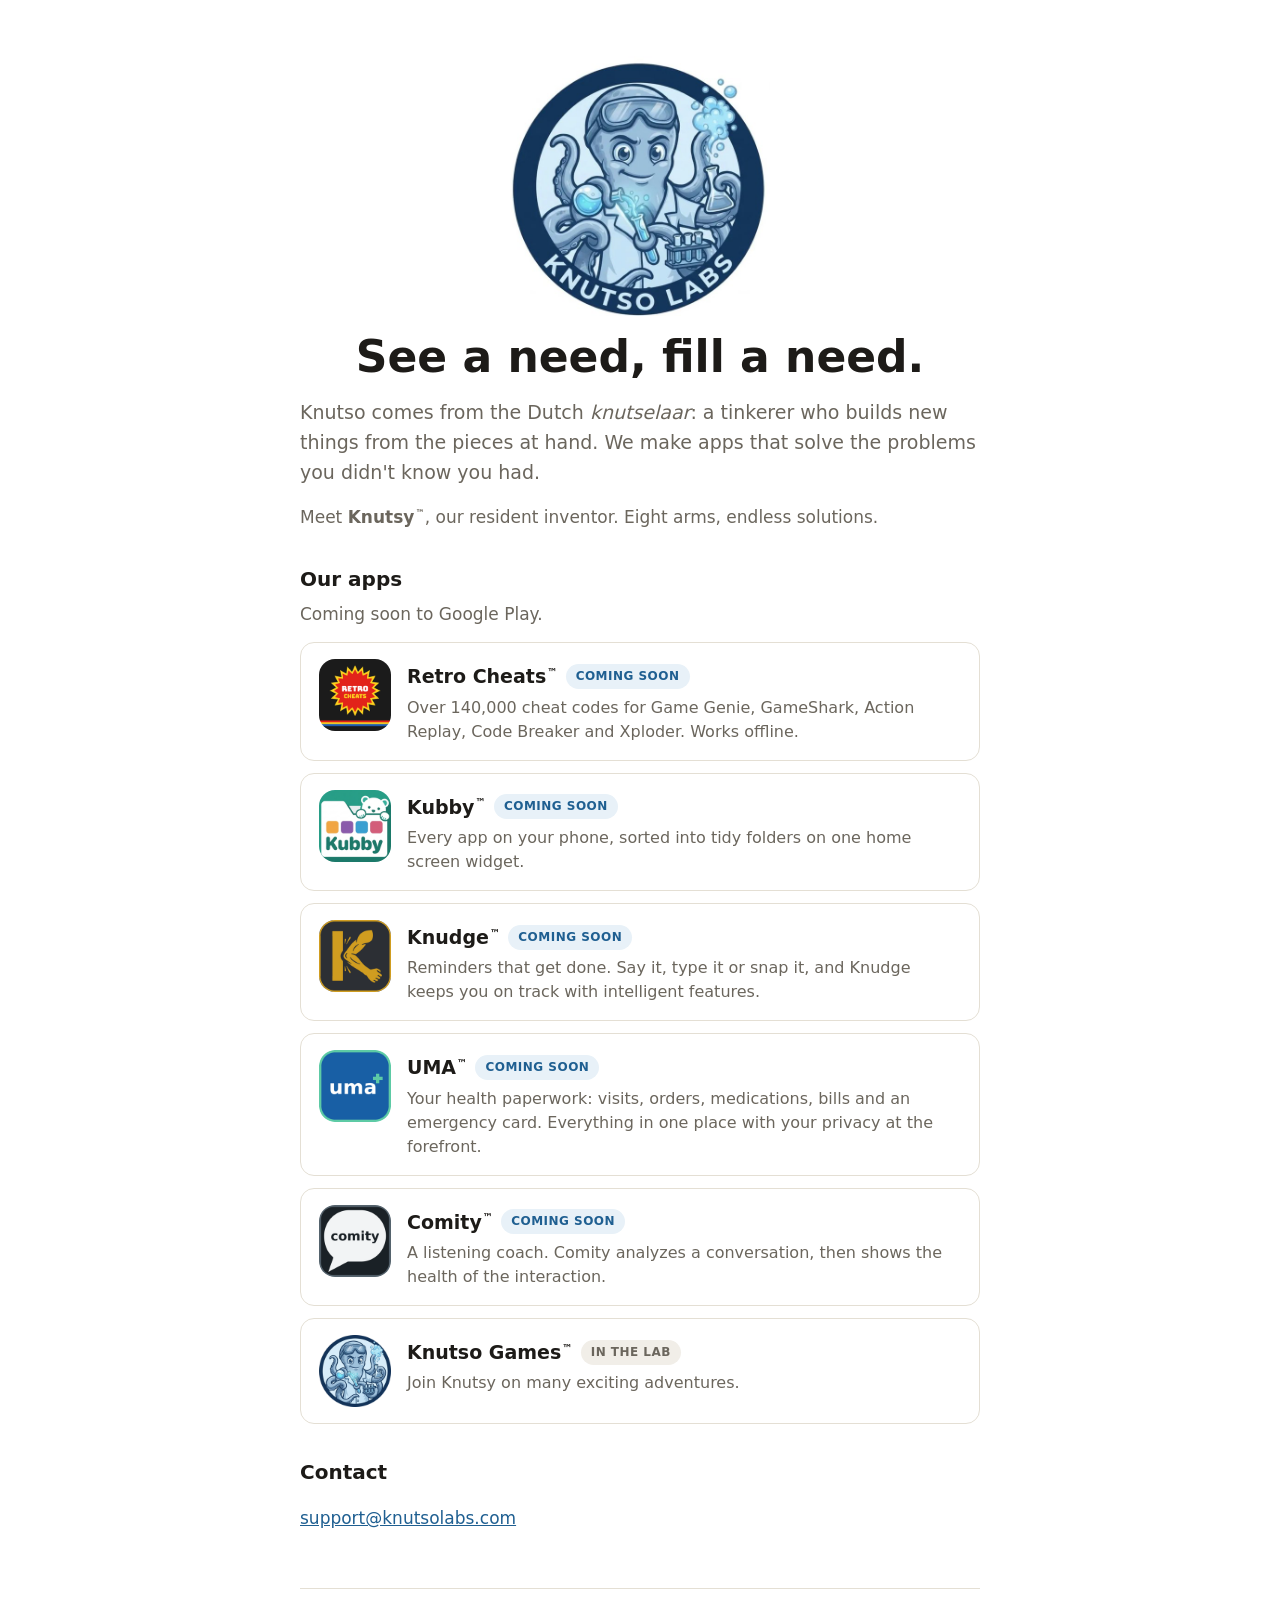
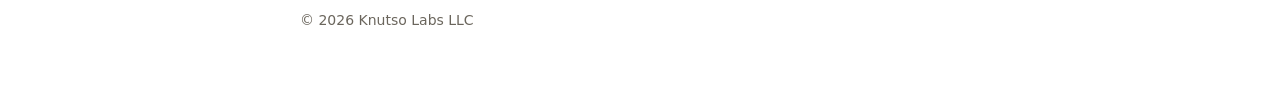
<file: index.html>
<!doctype html>
<html lang="en">
<head>
<meta charset="utf-8">
<meta name="viewport" content="width=device-width,initial-scale=1">
<title>Knutso Labs</title>
<meta name="description" content="Knutso Labs makes apps that fill the gaps others overlook: Retro Cheats, Kubby, Knudge, UMA, Comity and Knutso Games.">
<link rel="stylesheet" href="/style.css">
<link rel="icon" href="/favicon.ico" sizes="any">
<link rel="icon" type="image/png" href="/img/favicon-48.png">
<link rel="apple-touch-icon" href="/apple-touch-icon.png">
<meta property="og:image" content="https://knutsolabs.com/img/knutso-labs-logo.jpg">
</head>
<body>
<main>
  <img class="hero" src="/img/knutso-labs-logo.jpg" width="240" height="240" alt="Knutsy, the Knutso Labs octopus, mixing a bubbling experiment">
  <h1>See a need, fill a need.</h1>
  <p class="lead">Knutso comes from the Dutch <i>knutselaar</i>: a tinkerer who builds new things from the pieces at hand. We make apps that solve the problems you didn't know you had.</p>
  <p class="mascot">Meet <b>Knutsy</b><sup class="tm">™</sup>, our resident inventor. Eight arms, endless solutions.</p>

  <h2 id="apps">Our apps</h2>
  <p class="note">Coming soon to Google Play.</p>
  <div class="apps">
    <article class="app">
      <img src="/img/apps/retro-cheats.png" width="72" height="72" alt="Retro Cheats icon">
      <div>
        <h3><span class="nm">Retro Cheats<sup class="tm">™</sup></span> <span class="soon">Coming soon</span></h3>
        <p>Over 140,000 cheat codes for Game Genie, GameShark, Action Replay, Code Breaker and Xploder. Works offline.</p>
      </div>
    </article>
    <article class="app">
      <img src="/img/apps/kubby.png" width="72" height="72" alt="Kubby icon">
      <div>
        <h3><span class="nm">Kubby<sup class="tm">™</sup></span> <span class="soon">Coming soon</span></h3>
        <p>Every app on your phone, sorted into tidy folders on one home screen widget.</p>
      </div>
    </article>
    <article class="app">
      <img src="/img/apps/knudge.png" width="72" height="72" alt="Knudge icon">
      <div>
        <h3><span class="nm">Knudge<sup class="tm">™</sup></span> <span class="soon">Coming soon</span></h3>
        <p>Reminders that get done. Say it, type it or snap it, and Knudge keeps you on track with intelligent features.</p>
      </div>
    </article>
    <article class="app">
      <img src="/img/apps/uma.png" width="72" height="72" alt="UMA icon">
      <div>
        <h3><span class="nm">UMA<sup class="tm">™</sup></span> <span class="soon">Coming soon</span></h3>
        <p>Your health paperwork: visits, orders, medications, bills and an emergency card. Everything in one place with your privacy at the forefront.</p>
      </div>
    </article>
    <article class="app">
      <img src="/img/apps/comity.png" width="72" height="72" alt="Comity icon">
      <div>
        <h3><span class="nm">Comity<sup class="tm">™</sup></span> <span class="soon">Coming soon</span></h3>
        <p>A listening coach. Comity analyzes a conversation, then shows the health of the interaction.</p>
      </div>
    </article>
    <article class="app">
      <img src="/img/apps/knutso-games.png" width="72" height="72" alt="Knutsy, star of Knutso Games">
      <div>
        <h3><span class="nm">Knutso Games<sup class="tm">™</sup></span> <span class="soon later">In the lab</span></h3>
        <p>Join Knutsy on many exciting adventures.</p>
      </div>
    </article>
  </div>

  <h2>Contact</h2>
  <p><a href="mailto:support@knutsolabs.com">support@knutsolabs.com</a></p>

  <footer>&copy; 2026 Knutso Labs LLC</footer>
</main>
</body>
</html>
</file>
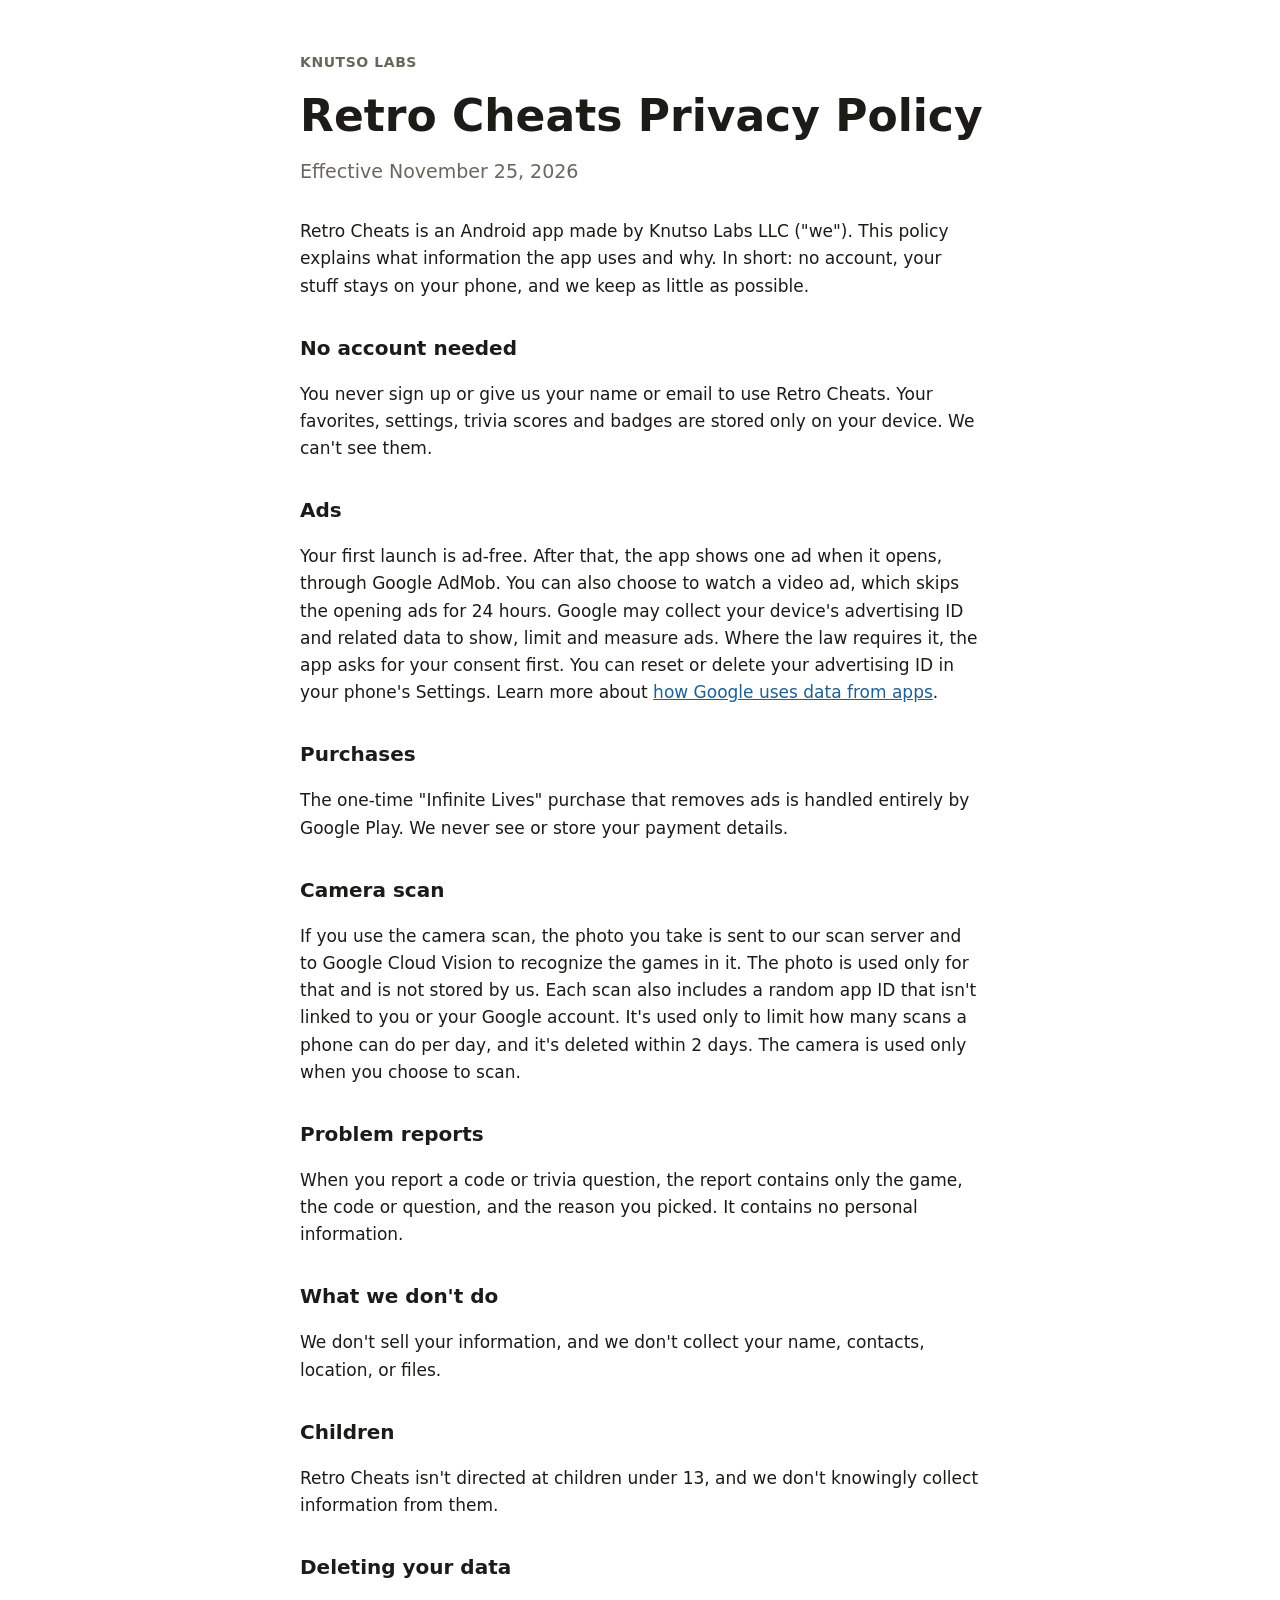
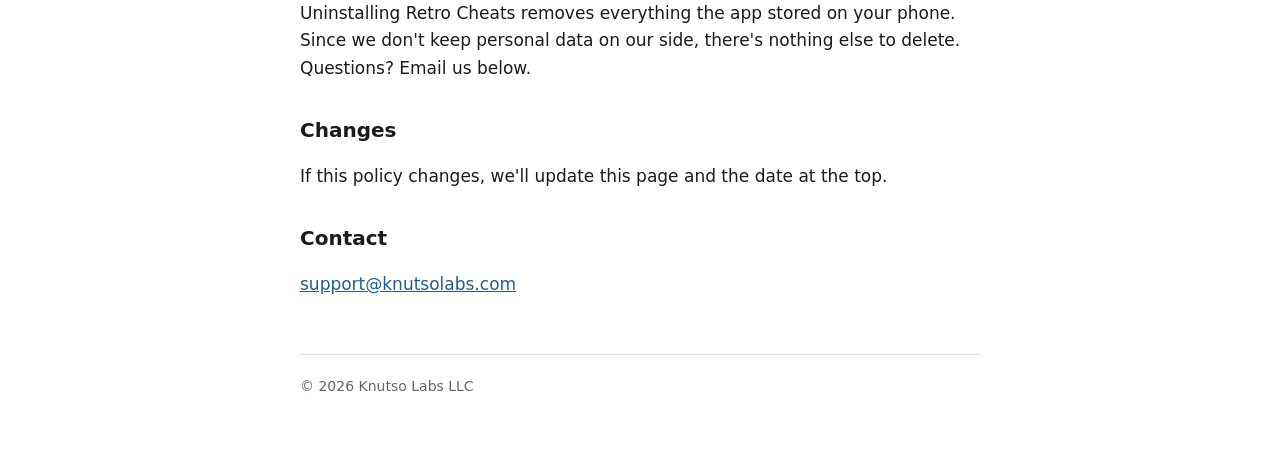
<file: retro-cheats/privacy/index.html>
<!doctype html>
<html lang="en">
<head>
<meta charset="utf-8">
<meta name="viewport" content="width=device-width,initial-scale=1">
<title>Retro Cheats Privacy Policy</title>
<link rel="stylesheet" href="/style.css">
<link rel="icon" href="/favicon.ico" sizes="any">
<link rel="apple-touch-icon" href="/apple-touch-icon.png">
</head>
<body>
<main>
  <a class="brand" href="/">Knutso Labs</a>
  <h1>Retro Cheats Privacy Policy</h1>
  <p class="lead">Effective November 25, 2026</p>

  <p>Retro Cheats is an Android app made by Knutso Labs LLC ("we"). This policy explains what information the app uses and why. In short: no account, your stuff stays on your phone, and we keep as little as possible.</p>

  <h2>No account needed</h2>
  <p>You never sign up or give us your name or email to use Retro Cheats. Your favorites, settings, trivia scores and badges are stored only on your device. We can't see them.</p>

  <h2>Ads</h2>
  <p>Your first launch is ad-free. After that, the app shows one ad when it opens, through Google AdMob. You can also choose to watch a video ad, which skips the opening ads for 24 hours. Google may collect your device's advertising ID and related data to show, limit and measure ads. Where the law requires it, the app asks for your consent first. You can reset or delete your advertising ID in your phone's Settings. Learn more about <a href="https://policies.google.com/technologies/ads">how Google uses data from apps</a>.</p>

  <h2>Purchases</h2>
  <p>The one-time "Infinite Lives" purchase that removes ads is handled entirely by Google Play. We never see or store your payment details.</p>

  <h2>Camera scan</h2>
  <p>If you use the camera scan, the photo you take is sent to our scan server and to Google Cloud Vision to recognize the games in it. The photo is used only for that and is not stored by us. Each scan also includes a random app ID that isn't linked to you or your Google account. It's used only to limit how many scans a phone can do per day, and it's deleted within 2 days. The camera is used only when you choose to scan.</p>

  <h2>Problem reports</h2>
  <p>When you report a code or trivia question, the report contains only the game, the code or question, and the reason you picked. It contains no personal information.</p>

  <h2>What we don't do</h2>
  <p>We don't sell your information, and we don't collect your name, contacts, location, or files.</p>

  <h2>Children</h2>
  <p>Retro Cheats isn't directed at children under 13, and we don't knowingly collect information from them.</p>

  <h2>Deleting your data</h2>
  <p>Uninstalling Retro Cheats removes everything the app stored on your phone. Since we don't keep personal data on our side, there's nothing else to delete. Questions? Email us below.</p>

  <h2>Changes</h2>
  <p>If this policy changes, we'll update this page and the date at the top.</p>

  <h2>Contact</h2>
  <p><a href="mailto:support@knutsolabs.com">support@knutsolabs.com</a></p>

  <footer>&copy; 2026 Knutso Labs LLC</footer>
</main>
</body>
</html>
</file>
<file: style.css>
:root{--bg:#ffffff;--fg:#1d1b18;--muted:#6b665d;--accent:#1f5f91;--card:#fff;--line:#e4dfd4}
*{box-sizing:border-box}
body{margin:0;background:var(--bg);color:var(--fg);font:17px/1.6 system-ui,-apple-system,"Segoe UI",Roboto,sans-serif}
main{max-width:720px;margin:0 auto;padding:48px 20px 64px}
a{color:var(--accent)}
.brand{font-weight:800;letter-spacing:.04em;text-transform:uppercase;font-size:14px;color:var(--muted);text-decoration:none}
h1{font-size:min(44px,7.6vw);line-height:1.15;margin:16px 0 14px;text-align:center;white-space:nowrap}
h2{font-size:20px;margin:32px 0 6px}
.lead{font-size:19px;color:var(--muted);margin:0 0 32px}
.card{background:var(--card);border:1px solid var(--line);border-radius:14px;padding:20px 22px;margin:14px 0}
.card h3{margin:0 0 4px;font-size:19px}
.card p{margin:0 0 10px;color:var(--muted)}
footer{margin-top:56px;padding-top:20px;border-top:1px solid var(--line);color:var(--muted);font-size:14px}
.hero{display:block;width:min(260px,66vw);height:auto;margin:8px auto 12px}
.mascot{margin:-16px 0 32px;color:var(--muted)}
.note{color:var(--muted);margin:0 0 14px}
.apps{display:grid;gap:12px}
.app{display:flex;gap:16px;align-items:flex-start;background:var(--card);border:1px solid var(--line);border-radius:14px;padding:16px 18px}
.app img{flex:none;width:72px;height:72px;border-radius:16px}
.app div{min-width:0}
.app h3{margin:2px 0 4px;font-size:19px;display:flex;flex-wrap:wrap;align-items:center;gap:8px}
.app p{margin:0;color:var(--muted);font-size:16px;line-height:1.5}
.soon{font-size:12px;font-weight:700;letter-spacing:.04em;text-transform:uppercase;color:var(--accent);background:#e8f1f8;border-radius:999px;padding:3px 10px}
.soon.later{color:#6b665d;background:#f1eee8}
.tm{font-size:.55em;font-weight:600;margin-left:1px;vertical-align:super;line-height:0}
</file>
